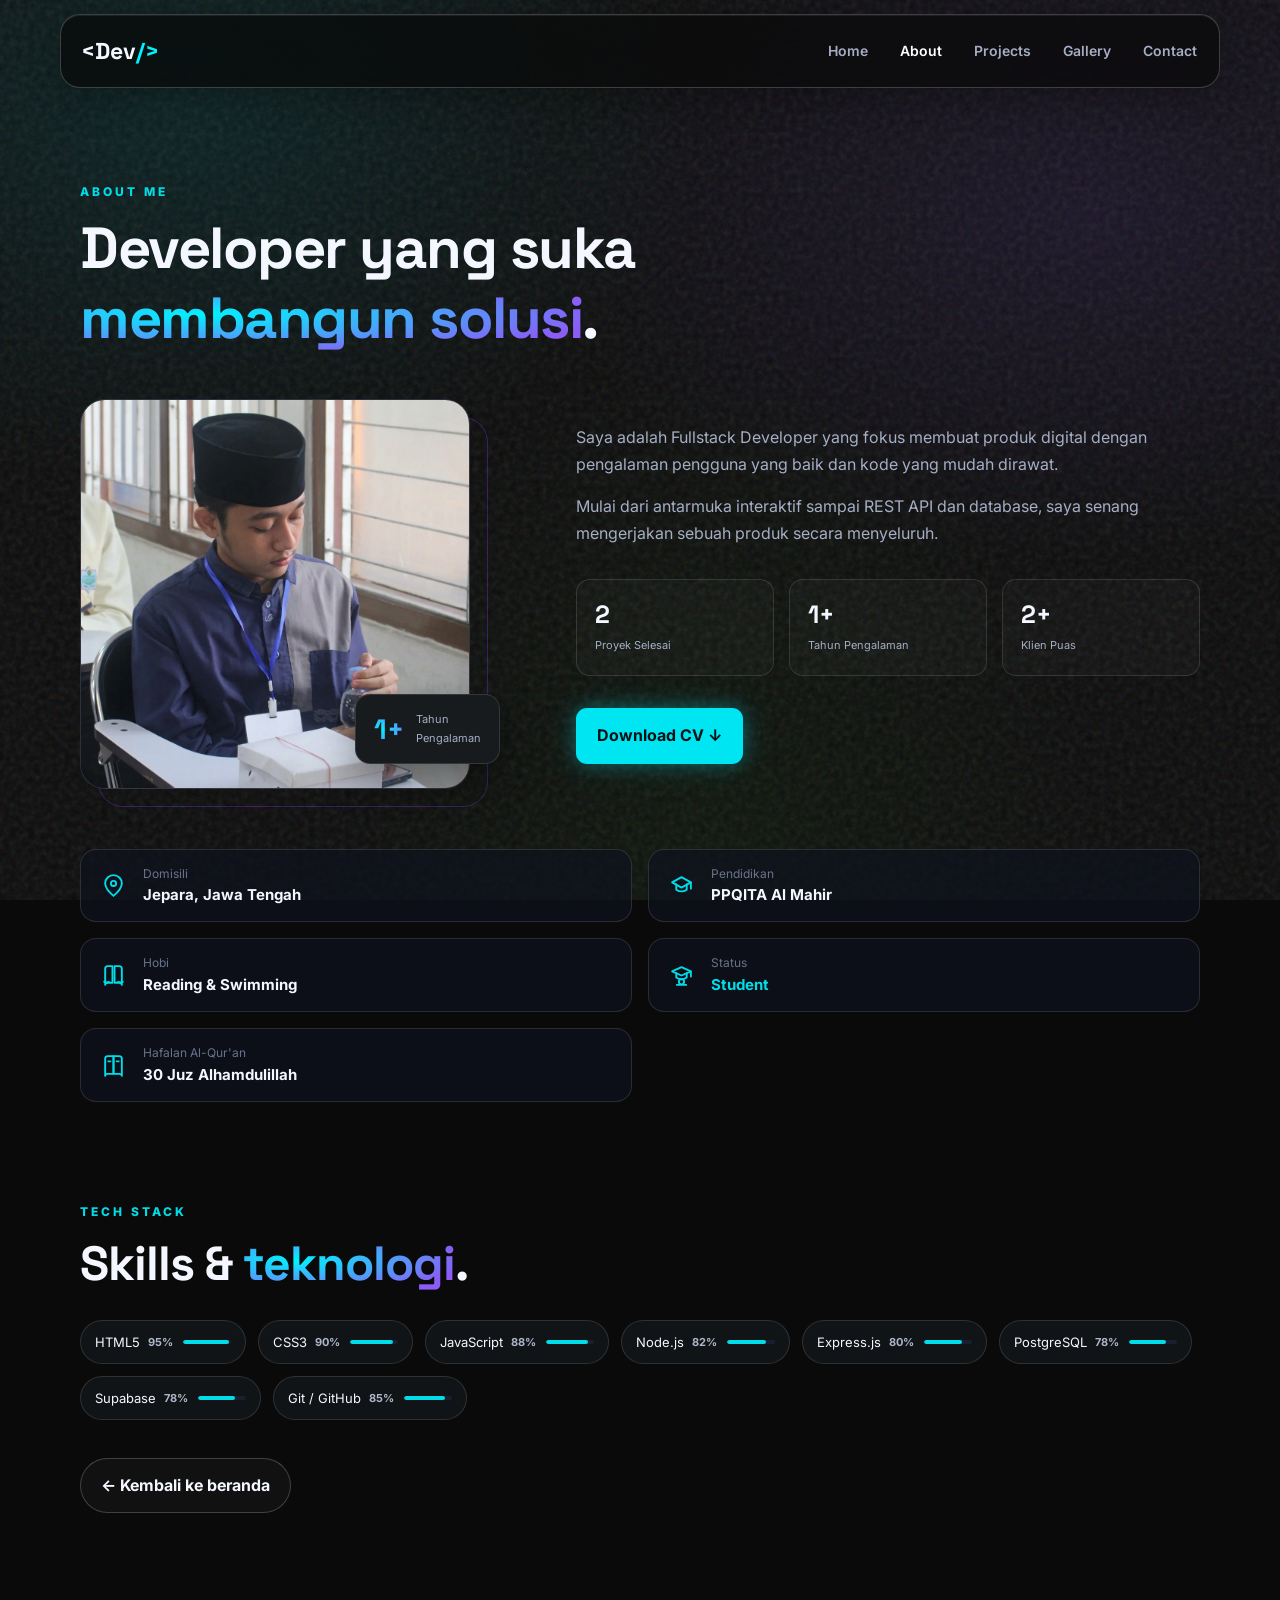
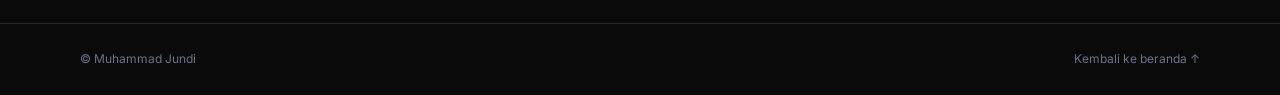
<file: about.html>
<!DOCTYPE html>
<html lang="id">
<head>
  <meta charset="UTF-8">
  <meta name="viewport" content="width=device-width, initial-scale=1.0">
  <meta name="description" content="Tentang Muhammad Jundi Al-Aqsha, Fullstack Developer.">
  <meta name="author" content="Muhammad Jundi Al-Aqsha">
  <meta name="robots" content="index, follow">
  <title>About | Muhammad Jundi Al-Aqsha</title>
  <link rel="canonical" href="https://junanaksholeh.my.id/about">
  <link rel="icon" type="image/png" sizes="32x32" href="/favicon-32x32.png">
  <link rel="preconnect" href="https://fonts.googleapis.com">
  <link rel="preconnect" href="https://fonts.gstatic.com" crossorigin>
  <link href="https://fonts.googleapis.com/css2?family=Inter:wght@400;500;600;700;800&family=Poppins:wght@600;700;800&family=Space+Grotesk:wght@500;600;700&display=swap" rel="stylesheet">
  <link rel="stylesheet" href="./css/style.css">
  <link rel="stylesheet" href="./css/responsive.css">
</head>
<body>
  <header class="navbar scrolled">
    <div class="container nav-inner">
      <a class="logo" href="./index.html">&lt;Dev<span>/&gt;</span></a>
      <button class="menu-toggle" id="menu-toggle" type="button" aria-label="Buka menu" aria-expanded="false" aria-controls="nav-menu"><span></span><span></span><span></span></button>
      <nav class="nav-menu" id="nav-menu" aria-label="Navigasi utama">
        <a href="./index.html"><svg class="nav-icon" viewBox="0 0 24 24" aria-hidden="true" focusable="false"><path d="m3 10 9-7 9 7v10a1 1 0 0 1-1 1h-5v-6H9v6H4a1 1 0 0 1-1-1z"/></svg><span>Home</span></a>
        <a href="./about.html" aria-current="page"><svg class="nav-icon" viewBox="0 0 24 24" aria-hidden="true" focusable="false"><circle cx="12" cy="8" r="4"/><path d="M4 21a8 8 0 0 1 16 0"/></svg><span>About</span></a>
        <a href="./project.html"><svg class="nav-icon" viewBox="0 0 24 24" aria-hidden="true" focusable="false"><rect x="3" y="7" width="18" height="14" rx="2"/><path d="M8 7V5a2 2 0 0 1 2-2h4a2 2 0 0 1 2 2v2M3 12h18m-11 0v2h4v-2"/></svg><span>Projects</span></a>
        <a href="./gallery.html"><svg class="nav-icon" viewBox="0 0 24 24" aria-hidden="true" focusable="false"><rect x="3" y="3" width="18" height="18" rx="3"/><circle cx="8.5" cy="8.5" r="1.5"/><path d="m21 15-5-5L5 21"/></svg><span>Gallery</span></a>
        <a href="./contact.html"><svg class="nav-icon" viewBox="0 0 24 24" aria-hidden="true" focusable="false"><rect x="3" y="5" width="18" height="14" rx="2"/><path d="m3 7 9 6 9-6"/></svg><span>Contact</span></a>
      </nav>
    </div>
  </header>
  <main class="standalone-page">
    <section class="section" id="about">
      <div class="container">
        <div class="section-heading reveal">
          <p class="eyebrow">ABOUT ME</p>
          <h1 class="standalone-title">Developer yang suka <span>membangun solusi</span>.</h1>
        </div>
        <div class="about-grid">
          <div class="profile-wrap reveal">
            <div class="profile-gallery" data-profile-gallery>
              <div class="profile-photo" data-profile-viewport>
                <img class="is-active" data-profile-slide src="./assets/images/propil.jpeg" alt="Foto profil Muhammad Jundi" draggable="false">
              </div>
              <div class="profile-gallery-controls" data-profile-controls hidden>
                <button type="button" data-profile-prev aria-label="Foto sebelumnya">‹</button>
                <div class="profile-gallery-dots" data-profile-dots aria-label="Pilih foto"></div>
                <button type="button" data-profile-next aria-label="Foto berikutnya">›</button>
              </div>
            </div>
            <div class="experience-badge"><strong id="experience-years">1+</strong><span>Tahun<br>Pengalaman</span></div>
          </div>
          <div class="about-copy reveal">
            <p>Saya adalah Fullstack Developer yang fokus membuat produk digital dengan pengalaman pengguna yang baik dan kode yang mudah dirawat.</p>
            <p>Mulai dari antarmuka interaktif sampai REST API dan database, saya senang mengerjakan sebuah produk secara menyeluruh.</p>
            <div class="about-stats">
              <div><strong id="stat-projects">2</strong><span>Proyek Selesai</span></div>
              <div><strong id="stat-experience">1+</strong><span>Tahun Pengalaman</span></div>
              <div><strong id="stat-clients">2+</strong><span>Klien Puas</span></div>
            </div>
            <a class="btn btn-primary" href="./assets/cv.pdf" download>Download CV ↓</a>
          </div>
        </div>
        <div class="about-info-grid reveal">
          <div class="about-info-item"><span class="about-info-icon" aria-hidden="true"><svg viewBox="0 0 24 24"><path d="M20 10c0 5-8 12-8 12S4 15 4 10a8 8 0 1 1 16 0Z"></path><circle cx="12" cy="10" r="2.5"></circle></svg></span><div><span class="about-info-label">Domisili</span><strong>Jepara, Jawa Tengah</strong></div></div>
          <div class="about-info-item"><span class="about-info-icon" aria-hidden="true"><svg viewBox="0 0 24 24"><path d="m3 9 9-5 9 5-9 5-9-5Z"></path><path d="M7 11v5c3 2 7 2 10 0v-5M21 9v6"></path></svg></span><div><span class="about-info-label">Pendidikan</span><strong>PPQITA Al Mahir</strong></div></div>
          <div class="about-info-item"><span class="about-info-icon" aria-hidden="true"><svg viewBox="0 0 24 24"><path d="M4 5.5A2.5 2.5 0 0 1 6.5 3H11v16H6.5A2.5 2.5 0 0 0 4 21V5.5Z"></path><path d="M20 5.5A2.5 2.5 0 0 0 17.5 3H13v16h4.5A2.5 2.5 0 0 1 20 21V5.5Z"></path><path d="M3 18c1.5 1 3 1 4.5 0M16.5 18c1.5 1 3 1 4.5 0"></path></svg></span><div><span class="about-info-label">Hobi</span><strong>Reading &amp; Swimming</strong></div></div>
          <div class="about-info-item"><span class="about-info-icon" aria-hidden="true"><svg viewBox="0 0 24 24"><path d="m3 8 9-4 9 4-9 4-9-4Z"></path><path d="M7 10v4c3 2 7 2 10 0v-4M21 8v5"></path><circle cx="12" cy="18" r="2.5"></circle><path d="M7.5 21h9"></path></svg></span><div><span class="about-info-label">Status</span><strong class="about-info-status">Student</strong></div></div>
          <div class="about-info-item"><span class="about-info-icon" aria-hidden="true"><svg viewBox="0 0 24 24"><path d="M4 5.5A2.5 2.5 0 0 1 6.5 3H12v17H6.5A2.5 2.5 0 0 0 4 22V5.5Z"></path><path d="M20 5.5A2.5 2.5 0 0 0 17.5 3H12v17h5.5A2.5 2.5 0 0 1 20 22V5.5Z"></path><path d="M7 8h2M15 8h2"></path></svg></span><div><span class="about-info-label">Hafalan Al-Qur'an</span><strong>30 Juz Alhamdulillah</strong></div></div>
        </div>
        <div class="about-skills">
          <div class="section-heading skills-heading reveal"><p class="eyebrow">TECH STACK</p><h2>Skills &amp; <span>teknologi</span>.</h2></div>
          <div class="skills-grid reveal">
            <div class="skill-item"><div class="skill-label"><span>HTML5</span><b>95%</b></div><div class="progress"><span style="width:95%"></span></div></div>
            <div class="skill-item"><div class="skill-label"><span>CSS3</span><b>90%</b></div><div class="progress"><span style="width:90%"></span></div></div>
            <div class="skill-item"><div class="skill-label"><span>JavaScript</span><b>88%</b></div><div class="progress"><span style="width:88%"></span></div></div>
            <div class="skill-item"><div class="skill-label"><span>Node.js</span><b>82%</b></div><div class="progress"><span style="width:82%"></span></div></div>
            <div class="skill-item"><div class="skill-label"><span>Express.js</span><b>80%</b></div><div class="progress"><span style="width:80%"></span></div></div>
            <div class="skill-item"><div class="skill-label"><span>PostgreSQL</span><b>78%</b></div><div class="progress"><span style="width:78%"></span></div></div>
            <div class="skill-item"><div class="skill-label"><span>Supabase</span><b>78%</b></div><div class="progress"><span style="width:78%"></span></div></div>
            <div class="skill-item"><div class="skill-label"><span>Git / GitHub</span><b>85%</b></div><div class="progress"><span style="width:85%"></span></div></div>
          </div>
        </div>
        <p class="gallery-back"><a class="btn btn-secondary" href="./index.html">← Kembali ke beranda</a></p>
      </div>
    </section>
  </main>
  <footer class="footer"><div class="container footer-inner"><p>© <span id="year"></span> Muhammad Jundi</p><a href="./index.html">Kembali ke beranda ↑</a></div></footer>
  <script src="./js/main.js"></script>
  <script src="./js/animations.js"></script>
</body>
</html>
</file>
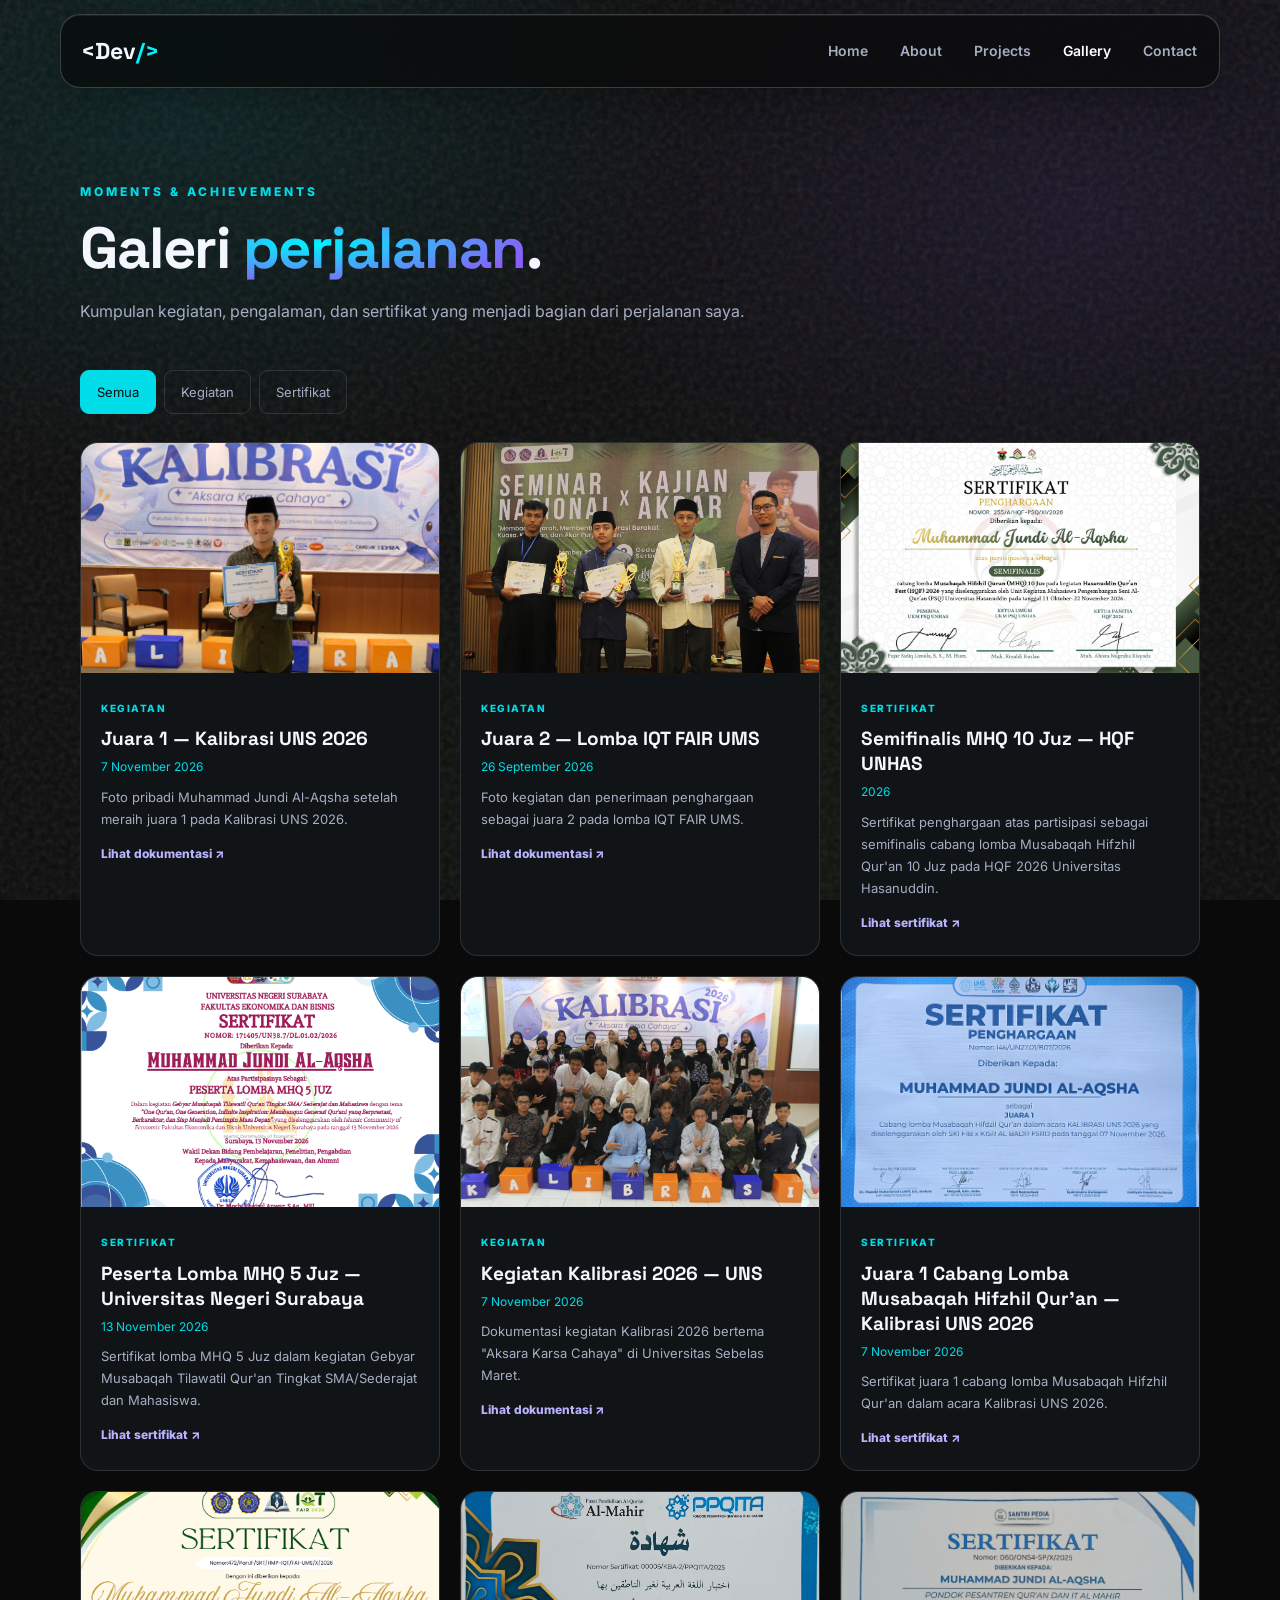
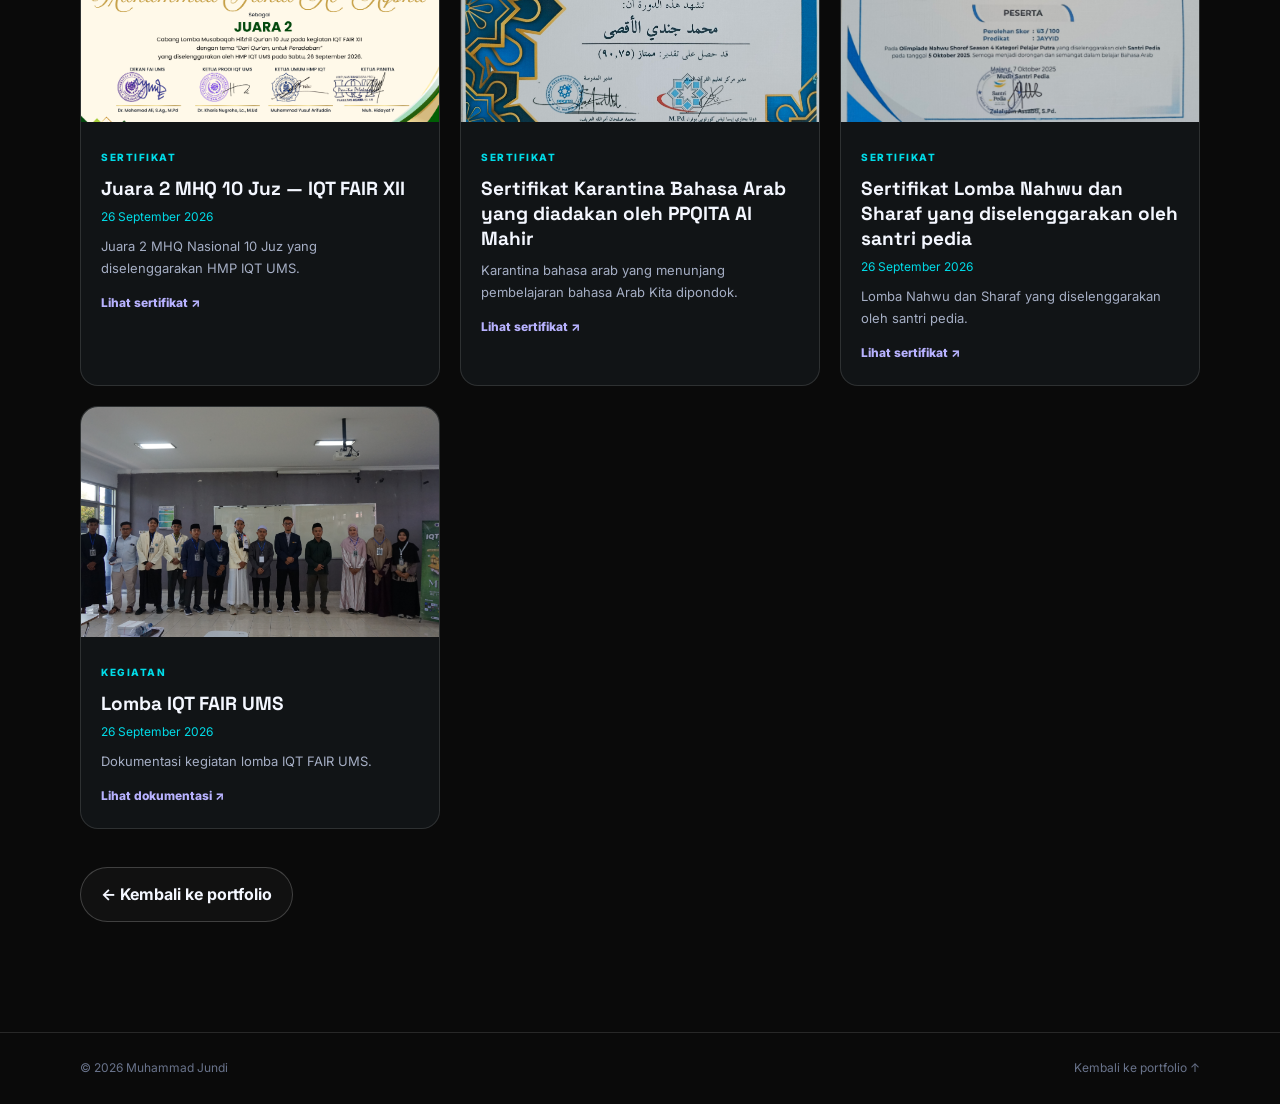
<file: gallery.html>
<!DOCTYPE html>
<html lang="id">
<head>
  <meta charset="UTF-8">
  <meta name="viewport" content="width=device-width, initial-scale=1.0">
  <meta name="description" content="Galeri kegiatan dan sertifikat Muhammad Jundi Al-Aqsha.">
  <meta name="author" content="Muhammad Jundi Al-Aqsha">
  <meta name="robots" content="index, follow">
  <meta property="og:title" content="Galeri | Muhammad Jundi Al-Aqsha">
  <meta property="og:description" content="Dokumentasi kegiatan dan sertifikat Muhammad Jundi Al-Aqsha.">
  <title>Galeri | Muhammad Jundi Al-Aqsha</title>
  <link rel="canonical" href="https://junanaksholeh.my.id/gallery">
  <link rel="icon" type="image/png" sizes="32x32" href="/favicon-32x32.png">
  <link rel="preconnect" href="https://fonts.googleapis.com">
  <link rel="preconnect" href="https://fonts.gstatic.com" crossorigin>
  <link href="https://fonts.googleapis.com/css2?family=Inter:wght@400;500;600;700;800&family=Poppins:wght@600;700;800&family=Space+Grotesk:wght@500;600;700&display=swap" rel="stylesheet">
  <link rel="stylesheet" href="./css/style.css">
  <link rel="stylesheet" href="./css/responsive.css">
</head>
<body>
  <header class="navbar scrolled">
    <div class="container nav-inner">
      <a class="logo" href="./index.html">&lt;Dev<span>/&gt;</span></a>
      <button class="menu-toggle" id="menu-toggle" type="button" aria-label="Buka menu" aria-expanded="false" aria-controls="nav-menu"><span></span><span></span><span></span></button>
      <nav class="nav-menu" id="nav-menu" aria-label="Navigasi utama">
        <a href="./index.html#home"><svg class="nav-icon" viewBox="0 0 24 24" aria-hidden="true" focusable="false"><path d="m3 10 9-7 9 7v10a1 1 0 0 1-1 1h-5v-6H9v6H4a1 1 0 0 1-1-1z"/></svg><span>Home</span></a>
        <a href="./about.html"><svg class="nav-icon" viewBox="0 0 24 24" aria-hidden="true" focusable="false"><circle cx="12" cy="8" r="4"/><path d="M4 21a8 8 0 0 1 16 0"/></svg><span>About</span></a>
        <a href="./project.html"><svg class="nav-icon" viewBox="0 0 24 24" aria-hidden="true" focusable="false"><rect x="3" y="7" width="18" height="14" rx="2"/><path d="M8 7V5a2 2 0 0 1 2-2h4a2 2 0 0 1 2 2v2M3 12h18m-11 0v2h4v-2"/></svg><span>Projects</span></a>
        <a href="./gallery.html" aria-current="page"><svg class="nav-icon" viewBox="0 0 24 24" aria-hidden="true" focusable="false"><rect x="3" y="3" width="18" height="18" rx="3"/><circle cx="8.5" cy="8.5" r="1.5"/><path d="m21 15-5-5L5 21"/></svg><span>Gallery</span></a>
        <a href="./contact.html"><svg class="nav-icon" viewBox="0 0 24 24" aria-hidden="true" focusable="false"><rect x="3" y="5" width="18" height="14" rx="2"/><path d="m3 7 9 6 9-6"/></svg><span>Contact</span></a>
        <button class="theme-toggle" id="theme-toggle" type="button" aria-label="Ganti ke tema terang" aria-pressed="false" title="Ganti ke tema terang">
          <svg class="theme-icon theme-icon-light" viewBox="0 0 24 24" aria-hidden="true" focusable="false"><circle cx="12" cy="12" r="4"/><path d="M12 2v2m0 16v2M4.93 4.93l1.42 1.42m11.3 11.3 1.42 1.42M2 12h2m16 0h2M4.93 19.07l1.42-1.42m11.3-11.3 1.42-1.42"/></svg>
          <svg class="theme-icon theme-icon-dark" viewBox="0 0 24 24" aria-hidden="true" focusable="false"><path d="M20.9 13A9 9 0 0 1 11 3.1 9 9 0 1 0 20.9 13Z"/></svg>
          <span class="theme-toggle-label">Tema</span>
        </button>
      </nav>
    </div>
  </header>

  <main class="gallery-page">
    <section class="section">
      <div class="container">
        <div class="section-heading gallery-heading">
          <p class="eyebrow">MOMENTS &amp; ACHIEVEMENTS</p>
          <h1>Galeri <span>perjalanan</span>.</h1>
          <p>Kumpulan kegiatan, pengalaman, dan sertifikat yang menjadi bagian dari perjalanan saya.</p>
        </div>

        <div class="gallery-filters" role="group" aria-label="Filter galeri">
          <button class="filter-btn active" type="button" data-gallery-filter="all" aria-pressed="true">Semua</button>
          <button class="filter-btn" type="button" data-gallery-filter="activity" aria-pressed="false">Kegiatan</button>
          <button class="filter-btn" type="button" data-gallery-filter="certificate" aria-pressed="false">Sertifikat</button>
        </div>

        <div class="gallery-grid" id="gallery-grid" aria-live="polite"></div>
        <div class="gallery-empty" id="gallery-empty" role="status" hidden>
          <span class="gallery-empty-icon" aria-hidden="true">✦</span>
          <h2 id="gallery-empty-title">Galeri sedang disiapkan</h2>
          <p id="gallery-empty-description">Dokumentasi akan ditambahkan di sini. Silakan kembali lagi nanti.</p>
        </div>
        <p class="gallery-back"><a class="btn btn-secondary" href="./index.html">← Kembali ke portfolio</a></p>
      </div>
    </section>
  </main>

  <footer class="footer">
    <div class="container footer-inner">
      <p>© <span id="year"></span> Muhammad Jundi</p>
      <a href="./index.html#home">Kembali ke portfolio ↑</a>
    </div>
  </footer>
  <script src="./js/gallery.js"></script>
</body>
</html>
</file>
<file: css/style.css>
:root{
  --bg:#0a0a0a;--surface:#111416;--surface-2:#181b1e;--text:#f4f7ff;--muted:#a5aec4;
  --primary:#00f3ff;--secondary:#8b5cf6;--border:rgba(255,255,255,.12);
  --gradient:radial-gradient(ellipse at 30% 50%,#00f3ff 0%,#8b5cf6 100%);--radius:18px;--container:1120px;
}
*{box-sizing:border-box;margin:0;padding:0}html{scroll-behavior:smooth}body{font-family:Inter,Arial,sans-serif;background:var(--bg);color:var(--text);line-height:1.7;overflow-x:hidden}
a{text-decoration:none;color:inherit}button,input,textarea{font:inherit}button{cursor:pointer}.container{width:min(100% - 40px,var(--container));margin:auto}.section{padding:110px 0;position:relative}.section-alt{background:#0b0e18}
.navbar{position:fixed;top:0;left:0;width:100%;z-index:100;background:rgba(8,10,18,.72);backdrop-filter:blur(16px);border-bottom:1px solid transparent;transition:.3s}.navbar.scrolled{border-color:var(--border);background:rgba(8,10,18,.92)}
.nav-inner{height:72px;display:flex;align-items:center;gap:clamp(24px,4vw,44px)}.logo{flex:0 0 auto;font:800 23px Poppins}.logo span{color:#8b7cff}.nav-menu{display:flex;align-items:center;gap:clamp(18px,2.4vw,28px);margin-left:auto}.nav-menu a{display:inline-flex;align-items:center;min-height:44px;padding:0 2px;color:var(--muted);font-size:14px;font-weight:600;line-height:1;white-space:nowrap;transition:.25s}.nav-menu a:hover,.nav-menu a[aria-current="page"]{color:#fff}.theme-toggle{flex:0 0 auto;min-height:44px}.nav-admin{font-size:13px;padding:8px 14px;border:1px solid var(--border);border-radius:10px}.menu-toggle{display:none;background:none;border:0}.menu-toggle span{display:block;width:24px;height:2px;background:#fff;margin:5px}
.hero{min-height:100vh;display:flex;align-items:center;padding-top:120px;overflow:hidden}.hero-grid{display:grid;grid-template-columns:1.05fr .95fr;gap:70px;align-items:center}.eyebrow{font-size:12px;letter-spacing:3px;color:#8d86ff;font-weight:800;margin-bottom:12px}.hero h1{font:800 clamp(45px,7vw,82px)/1.05 Poppins;letter-spacing:-3px}.hero h2{font:700 clamp(24px,4vw,40px)/1.2 Poppins;margin:14px 0}.hero h2 span:first-child{background:var(--gradient);-webkit-background-clip:text;color:transparent}.cursor{color:#8b7cff;animation:blink .8s infinite}.hero-description{color:var(--muted);max-width:580px;font-size:17px}.hero-actions{display:flex;gap:12px;margin:30px 0 22px;flex-wrap:wrap}.btn{display:inline-flex;align-items:center;justify-content:center;gap:10px;padding:13px 20px;border-radius:11px;font-weight:700;border:1px solid transparent;transition:.3s}.btn-primary{background:var(--gradient);box-shadow:0 10px 30px rgba(79,70,229,.25)}.btn-primary:hover{transform:translateY(-3px);box-shadow:0 15px 35px rgba(124,58,237,.3)}.btn-secondary{border-color:var(--border);background:rgba(255,255,255,.03)}.btn-secondary:hover{background:rgba(255,255,255,.08)}.hero-socials{display:flex;gap:20px;color:#8f98ad;font-size:13px}.hero-socials a:hover{color:#fff}.code-card{background:rgba(17,20,33,.85);border:1px solid var(--border);border-radius:20px;box-shadow:0 30px 90px rgba(0,0,0,.45);transform:rotate(2deg);overflow:hidden}.code-top{height:42px;border-bottom:1px solid var(--border);display:flex;align-items:center;gap:7px;padding:0 16px}.code-top span{width:10px;height:10px;border-radius:50%;background:#60687c}.code-card pre{padding:30px;overflow:auto;color:#dce2f4;font:14px/2.1 "Courier New",monospace}.code-purple{color:#b18cff}.code-green{color:#8be9b5}.hero-bg-orb{position:absolute;width:450px;height:450px;border-radius:50%;filter:blur(100px);opacity:.18;pointer-events:none}.orb-one{background:#4f46e5;top:5%;left:-15%}.orb-two{background:#7c3aed;right:-15%;bottom:5%}.scroll-indicator{position:absolute;bottom:25px;left:50%;transform:translateX(-50%);font-size:12px;color:#6f7890}
.section-heading{max-width:750px;margin-bottom:45px}.section-heading h2{font:700 clamp(30px,5vw,48px)/1.2 Poppins;letter-spacing:-1px}.section-heading h2 span{background:var(--gradient);-webkit-background-clip:text;color:transparent}.section-heading>p:last-child{color:var(--muted);margin-top:14px}.heading-row{display:flex;align-items:end;justify-content:space-between;gap:25px;max-width:none}.filter-buttons{display:flex;gap:7px;flex-wrap:wrap}.filter-btn{background:transparent;border:1px solid var(--border);color:var(--muted);padding:9px 13px;border-radius:9px;font-size:12px}.filter-btn.active,.filter-btn:hover{background:var(--gradient);border-color:transparent;color:#fff}
.about-grid{display:grid;grid-template-columns:.8fr 1.2fr;gap:80px;align-items:center}.profile-wrap{position:relative;max-width:390px}.profile-photo{aspect-ratio:1/1;display:grid;place-items:center;border-radius:25px;background:linear-gradient(145deg,#171b2c,#0f1220);border:1px solid var(--border);font:700 25px Poppins;color:#5e6780;text-align:center;overflow:hidden}.profile-photo img{width:100%;height:100%;object-fit:cover;object-position:center 85%}.profile-wrap:after{content:"";position:absolute;inset:18px -18px -18px 18px;border:1px solid rgba(124,58,237,.35);border-radius:25px;z-index:-1}.experience-badge{position:absolute;right:-30px;bottom:25px;background:var(--surface-2);border:1px solid var(--border);padding:15px 18px;border-radius:15px;display:flex;align-items:center;gap:12px;box-shadow:0 15px 40px #0006}.experience-badge strong{font:800 28px Poppins;background:var(--gradient);-webkit-background-clip:text;color:transparent}.experience-badge span{font-size:11px;color:var(--muted)}.about-copy>p{color:var(--muted);margin-bottom:15px}.about-stats{display:grid;grid-template-columns:repeat(3,1fr);gap:15px;margin:32px 0}.about-stats div{padding:18px;border:1px solid var(--border);border-radius:14px;background:rgba(255,255,255,.025)}.about-stats strong{display:block;font:800 25px Poppins}.about-stats span{font-size:11px;color:var(--muted)}.about-info-grid{display:grid;grid-template-columns:repeat(2,1fr);gap:16px;margin-top:60px}.about-info-item{display:flex;align-items:center;gap:16px;padding:16px 18px;background:rgba(15,18,30,.72);border:1px solid var(--border);border-radius:16px}.about-info-icon{display:grid;place-items:center;flex:0 0 28px;color:#16c6e8}.about-info-icon svg{width:25px;height:25px;fill:none;stroke:currentColor;stroke-linecap:round;stroke-linejoin:round;stroke-width:1.8}.about-info-label{display:block;color:#68738b;font-size:12px;line-height:1.3;margin-bottom:4px}.about-info-item strong{display:block;font-size:15px;line-height:1.35}.about-info-status{color:#16c6e8}
.projects-grid{display:grid;grid-template-columns:repeat(3,1fr);gap:20px}.project-card{background:var(--surface);border:1px solid var(--border);border-radius:var(--radius);overflow:hidden;transition:.35s;animation:cardIn .45s both}.project-card:hover{transform:translateY(-8px) scale(1.01);box-shadow:0 25px 60px rgba(0,0,0,.35);border-color:rgba(124,58,237,.4)}.project-image{height:205px;width:100%;object-fit:cover;background:#171b2c}.project-body{padding:20px}.project-category{font-size:10px;text-transform:uppercase;letter-spacing:1.5px;color:#8d86ff;font-weight:800}.project-body h3{font:700 20px Poppins;margin:6px 0}.project-body p{color:var(--muted);font-size:13px;display:-webkit-box;-webkit-line-clamp:3;-webkit-box-orient:vertical;overflow:hidden}.tags{display:flex;flex-wrap:wrap;gap:6px;margin:15px 0}.tag{font-size:10px;padding:5px 8px;border-radius:6px;background:#1b2032;color:#b9c1d7}.detail-btn{color:#b8b2ff;font-size:12px;font-weight:800}
.about-skills{margin-top:100px}.skills-heading{margin-bottom:28px}.skills-grid{display:flex;flex-wrap:wrap;gap:12px}.skill-item{display:inline-flex;align-items:center;gap:10px;padding:10px 14px;background:var(--surface);border:1px solid var(--border);border-radius:999px;transition:.3s}.skill-item:hover{transform:translateY(-3px);border-color:rgba(124,58,237,.4);box-shadow:0 12px 25px rgba(0,0,0,.2)}.skill-label{display:flex;align-items:center;gap:8px;font-size:13px;white-space:nowrap}.skill-label b{color:#aeb6ca;font-size:11px}.progress{width:48px;height:4px;background:#1a1f30;border-radius:99px;overflow:hidden}.progress span{height:100%;display:block;background:var(--gradient);border-radius:99px}
.contact-grid{display:grid;grid-template-columns:.9fr 1.1fr;gap:80px}.contact-links{display:grid;grid-template-columns:1fr 1fr;gap:10px;margin-top:30px}.contact-links a{padding:13px;border:1px solid var(--border);border-radius:10px;color:#aeb6ca;font-size:13px}.contact-links a:hover{color:#fff;border-color:#6159e8}.contact-form{background:var(--surface);padding:28px;border:1px solid var(--border);border-radius:20px}.contact-form label{display:block;font-size:12px;color:#9da6bc;margin-bottom:15px}.contact-form input,.contact-form textarea{display:block;width:100%;margin-top:7px;background:#0b0e18;border:1px solid var(--border);border-radius:10px;padding:12px;color:#fff;outline:none;resize:vertical}.contact-form input:focus,.contact-form textarea:focus{border-color:#665ff0}.form-row{display:grid;grid-template-columns:1fr 1fr;gap:14px}
.footer{border-top:1px solid var(--border);padding:25px 0;color:#69738b;font-size:12px}.footer-inner{display:flex;justify-content:space-between}.footer a:hover{color:#fff}
.loading-box{display:flex;justify-content:center;align-items:center;gap:12px;color:var(--muted);padding:50px}.spinner{display:inline-block;width:22px;height:22px;border:3px solid #343a51;border-top-color:#8b7cff;border-radius:50%;animation:spin .7s linear infinite}.message-box{padding:20px;border-radius:12px;background:#25171b;color:#ff9da8}.hidden{display:none!important}.toast{position:fixed;right:20px;bottom:20px;z-index:300;background:#171c2b;border:1px solid var(--border);padding:13px 17px;border-radius:10px;transform:translateY(20px);opacity:0;pointer-events:none;transition:.3s;font-size:13px}.toast.show{transform:translateY(0);opacity:1}
.modal{position:fixed;inset:0;z-index:200;display:grid;place-items:center;padding:20px}.modal-backdrop{position:absolute;inset:0;background:#000b;backdrop-filter:blur(5px)}.modal-content{position:relative;z-index:1;width:min(850px,100%);max-height:90vh;overflow:auto;background:#111522;border:1px solid var(--border);border-radius:20px}.modal-close{position:absolute;right:15px;top:12px;background:#0008;color:#fff;border:0;border-radius:50%;width:35px;height:35px;font-size:25px;z-index:2}.modal-content img{width:100%;max-height:390px;object-fit:cover}.modal-inner{padding:25px}.modal-inner h2{font:700 30px Poppins}.modal-inner p{color:var(--muted);white-space:pre-line;margin:12px 0 20px}.modal-links{display:flex;gap:10px;flex-wrap:wrap}
.page-loader{position:fixed;inset:0;z-index:999;background:var(--bg);display:grid;place-items:center;transition:.4s}.page-loader.loaded{opacity:0;visibility:hidden}
.reveal{opacity:0;transform:translateY(25px);transition:.7s ease}.reveal.visible{opacity:1;transform:none}
.profile-gallery-controls{display:flex;align-items:center;justify-content:center;gap:14px;margin-top:14px}.profile-gallery-controls[hidden]{display:none}.profile-gallery-controls>button{width:34px;height:34px;border:1px solid var(--border);border-radius:50%;background:var(--surface-2);color:var(--text);font-size:22px;line-height:1}.profile-gallery-controls>button:hover{border-color:#8d86ff;color:#fff}.profile-gallery-dots{display:flex;align-items:center;gap:7px}.profile-gallery-dots button{width:7px;height:7px;padding:0;border:0;border-radius:50%;background:#68738b;transition:width .2s,background .2s}.profile-gallery-dots button[aria-current="true"]{width:20px;border-radius:5px;background:#8d86ff}.profile-photo{position:relative;cursor:grab;touch-action:pan-y}.profile-photo:active{cursor:grabbing}.profile-photo img{position:absolute;inset:0;opacity:0;transition:opacity .3s ease;pointer-events:none}.profile-photo img.is-active{opacity:1}
@keyframes spin{to{transform:rotate(360deg)}}@keyframes blink{50%{opacity:0}}@keyframes cardIn{from{opacity:0;transform:translateY(15px)}to{opacity:1;transform:none}}
.theme-toggle{display:inline-flex;align-items:center;justify-content:center;gap:7px;padding:8px 11px;border:1px solid var(--border);border-radius:10px;background:transparent;color:var(--muted);font-size:12px;font-weight:600;white-space:nowrap;transition:.25s}
.theme-toggle:hover{border-color:var(--primary);background:rgba(127,127,127,.08);color:var(--text)}
.theme-icon{display:block;width:17px;height:17px;fill:none;stroke:currentColor;stroke-width:1.8;stroke-linecap:round;stroke-linejoin:round}
.theme-icon-dark{display:none}
html[data-theme="light"]{
  color-scheme:light;
  --bg:#f4f6fb;--surface:#fff;--surface-2:#edf0f7;--text:#20263a;--muted:#59647a;
  --primary:#087f8c;--secondary:#7041c3;--border:rgba(30,41,59,.14);
  --gradient:radial-gradient(ellipse at 30% 50%,#087f8c 0%,#7041c3 100%);
}
html[data-theme="dark"]{color-scheme:dark}
body,.section-alt,.navbar,.project-card,.gallery-card,.skill-item,.contact-form,.code-card,.btn-secondary{transition:background-color .2s ease,color .2s ease,border-color .2s ease}
html[data-theme="light"] .section-alt{background:#eaf0f8}
html[data-theme="light"] .navbar{background:rgba(255,255,255,.92)}
html[data-theme="light"] .navbar.scrolled{background:rgba(255,255,255,.96)}
html[data-theme="light"] .nav-menu a:hover,
html[data-theme="light"] .nav-menu a[aria-current="page"]{color:#3e36a1}
html[data-theme="light"] .menu-toggle span{background:var(--text)}
html[data-theme="light"] .btn-secondary{background:rgba(30,40,70,.04)}
html[data-theme="light"] .btn-secondary:hover{background:rgba(30,40,70,.08)}
html[data-theme="light"] .hero-socials{color:var(--muted)}
html[data-theme="light"] .hero-socials a:hover,
html[data-theme="light"] .footer a:hover{color:var(--text)}
html[data-theme="light"] .code-card{background:rgba(255,255,255,.92)}
html[data-theme="light"] .code-card pre{color:#30364b}
html[data-theme="light"] .profile-photo{background:linear-gradient(145deg,#e9edf6,#fff);color:#59647a}
html[data-theme="light"] .experience-badge{box-shadow:0 15px 40px rgba(27,34,65,.14)}
html[data-theme="light"] .about-stats div{background:rgba(255,255,255,.72)}
html[data-theme="light"] .about-info-item{background:rgba(255,255,255,.82)}
html[data-theme="light"] .about-info-label{color:#59647a}
html[data-theme="light"] .about-info-icon,
html[data-theme="light"] .about-info-status{color:#08748a}
html[data-theme="light"] .project-image,
html[data-theme="light"] .gallery-image{background:#e9edf6}
html[data-theme="light"] .tag{background:#edf0f7;color:#3d465c}
html[data-theme="light"] .skill-label b,
html[data-theme="light"] .contact-links a{color:#46516a}
html[data-theme="light"] .progress{background:#dce2ed}
html[data-theme="light"] .contact-links a:hover{color:#3322a3;border-color:#5145cd}
html[data-theme="light"] .contact-form label{color:#46516a}
html[data-theme="light"] .contact-form input,
html[data-theme="light"] .contact-form textarea{background:#fff;color:var(--text);border-color:#cbd2e0}
html[data-theme="light"] .contact-form input::placeholder,
html[data-theme="light"] .contact-form textarea::placeholder{color:#737e92}
html[data-theme="light"] .footer{color:#59647a}
html[data-theme="light"] .toast{background:#fff;color:var(--text)}
html[data-theme="light"] .modal-content{background:#fff}
html[data-theme="light"] .modal-close{background:rgba(20,25,40,.72);color:#fff}
html[data-theme="light"] .profile-gallery-controls>button{color:var(--text)}
html[data-theme="light"] .profile-gallery-controls>button:hover{color:#4f46e5}
html[data-theme="light"] .eyebrow,
html[data-theme="light"] .project-category,
html[data-theme="light"] .gallery-date,
html[data-theme="light"] .gallery-empty-icon,
html[data-theme="light"] .logo span,
html[data-theme="light"] .cursor{color:#5145cd}
html[data-theme="light"] .detail-btn,
html[data-theme="light"] .gallery-card-link{color:#493da9}
html[data-theme="light"] .gallery-card-link:hover{color:#302679}
html[data-theme="light"] .scroll-indicator{color:#59647a}
html[data-theme="light"] .code-purple{color:#6335a6}
html[data-theme="light"] .code-green{color:#187344}
html[data-theme="light"] .gallery-empty{border-color:rgba(30,41,59,.24);background:rgba(255,255,255,.6)}
html[data-theme="light"] .message-box.error{background:#fff0f0;color:#a52e3a;border:1px solid #f0c5c8}
html[data-theme="light"] .welcome-popup__button:focus-visible,
html[data-theme="light"] .welcome-popup__close:focus-visible{outline-color:#5145cd}
html[data-theme="light"] .welcome-popup{background:rgba(30,38,57,.48)}
html[data-theme="light"] .welcome-popup__card{
  color:#20263a;
  background:radial-gradient(circle at top right,rgba(112,65,195,.1),transparent 45%),#fff;
  border-color:rgba(81,69,205,.18);
  box-shadow:0 25px 80px rgba(27,34,65,.2),0 0 35px rgba(112,65,195,.08);
}
html[data-theme="light"] .welcome-popup__close{color:#46516a;background:#edf0f7;border-color:#dce2ed}
html[data-theme="light"] .welcome-popup__close:hover{color:#3322a3;background:#e6e2fb}
html[data-theme="light"] .welcome-popup__eyebrow{color:#5145cd}
html[data-theme="light"] .welcome-popup__card h2{color:#20263a}
html[data-theme="light"] .welcome-popup__description{color:#46516a}
html[data-theme="light"] .welcome-popup__footer{color:#59647a}
html[data-theme="light"] .theme-icon-light{display:none}
html[data-theme="light"] .theme-icon-dark{display:block}
.gallery-page{min-height:calc(100vh - 74px);padding-top:72px}.gallery-heading{max-width:780px}.gallery-heading h1{font:700 clamp(36px,6vw,58px)/1.2 Poppins;letter-spacing:-1.5px}.gallery-heading h1 span{background:var(--gradient);-webkit-background-clip:text;color:transparent}.gallery-filters{display:flex;gap:8px;flex-wrap:wrap;margin:0 0 28px}.gallery-filters .filter-btn{font-size:13px;padding:10px 16px}.gallery-grid{display:grid;grid-template-columns:repeat(3,minmax(0,1fr));gap:20px}.gallery-card{overflow:hidden;background:var(--surface);border:1px solid var(--border);border-radius:var(--radius);animation:cardIn .4s both}.gallery-image{display:grid;width:100%;height:230px;object-fit:cover;background:#171b2c}.gallery-image-empty{place-items:center;color:#8d86ff;font-size:36px;background:linear-gradient(145deg,#171b2c,#0f1220)}.gallery-card-body{padding:20px}.gallery-card-body h2{font:700 19px Poppins;margin:6px 0}.gallery-date{color:#8d86ff;font-size:12px}.gallery-description{color:var(--muted);font-size:13px;margin-top:8px}.gallery-card-link{display:inline-block;color:#b8b2ff;font-size:12px;font-weight:800;margin-top:14px}.gallery-card-link:hover{color:#fff}.gallery-empty{max-width:600px;margin:50px auto;text-align:center;padding:40px 24px;border:1px dashed rgba(255,255,255,.16);border-radius:var(--radius);background:rgba(255,255,255,.02)}.gallery-empty[hidden]{display:none}.gallery-empty-icon{font-size:34px;color:#8d86ff}.gallery-empty h2{font:700 22px Poppins;margin:12px 0 6px}.gallery-empty p{color:var(--muted);font-size:14px}.gallery-back{margin-top:38px}
.standalone-page{min-height:calc(100vh - 74px);padding-top:72px}.standalone-title{font:700 clamp(36px,6vw,58px)/1.2 Poppins;letter-spacing:-1.5px}.standalone-title span{background:var(--gradient);-webkit-background-clip:text;color:transparent}

/* Vibrant Deep Space */
body{
  background-color:var(--bg);
  background-image:
    radial-gradient(ellipse at 14% 12%,rgba(0,243,255,.09),transparent 34%),
    radial-gradient(ellipse at 85% 24%,rgba(139,92,246,.11),transparent 36%),
    radial-gradient(ellipse at 55% 92%,rgba(57,255,20,.035),transparent 40%),
    url("data:image/svg+xml,%3Csvg viewBox='0 0 180 180' xmlns='http://www.w3.org/2000/svg'%3E%3Cfilter id='n'%3E%3CfeTurbulence type='fractalNoise' baseFrequency='.82' numOctaves='3' stitchTiles='stitch'/%3E%3C/filter%3E%3Crect width='100%25' height='100%25' filter='url(%23n)' opacity='.12'/%3E%3C/svg%3E");
  background-attachment:fixed;
}
.navbar{
  top:14px;
  left:50%;
  width:min(calc(100% - 40px),1160px);
  transform:translateX(-50%);
  border:1px solid rgba(255,255,255,.2);
  border-radius:20px;
  background:rgba(10,10,10,.62);
  box-shadow:0 10px 35px rgba(0,0,0,.24),inset 0 1px rgba(255,255,255,.08);
  -webkit-backdrop-filter:blur(24px) saturate(160%);
  backdrop-filter:blur(24px) saturate(160%);
}
.navbar.scrolled{border-color:rgba(255,255,255,.2);background:rgba(10,10,10,.76)}
.logo span,.cursor{color:#00f3ff}
.hero h1,.section-heading h2,.gallery-heading h1,.standalone-title,
.logo,.experience-badge strong,.about-stats strong,.project-body h3,
.modal-inner h2,.gallery-card-body h2,.gallery-empty h2{
  font-family:"Space Grotesk",Inter,Arial,sans-serif;
}
.hero h2 span:first-child,.section-heading h2 span,.gallery-heading h1 span,.standalone-title span{
  background:radial-gradient(ellipse at 25% 45%,#00f3ff 0%,#8b5cf6 75%);
  -webkit-background-clip:text;
  background-clip:text;
  color:transparent;
}
.eyebrow,.project-category,.gallery-date,.gallery-empty-icon{color:#00dce8}
.btn-primary,.welcome-popup__button{
  color:#061014;
  background:#00e5f2;
  box-shadow:0 0 18px rgba(0,243,255,.28),0 0 38px rgba(0,243,255,.13);
}
.btn-primary:hover,.welcome-popup__button:hover{
  color:#061014;
  background:#6af7ff;
  box-shadow:0 0 24px rgba(0,243,255,.48),0 0 50px rgba(0,243,255,.2);
}
.btn-secondary{border-color:rgba(255,255,255,.2);border-radius:999px}
.code-card{
  background:radial-gradient(ellipse at 15% 0%,rgba(0,243,255,.07),transparent 48%),rgba(12,15,17,.92);
  border-color:rgba(0,243,255,.28);
  box-shadow:0 30px 90px rgba(0,0,0,.5),0 0 28px rgba(0,243,255,.1),inset 0 1px rgba(255,255,255,.08);
}
.code-top span{background:#ff5f57}
.code-top span:nth-child(2){background:#febc2e}
.code-top span:nth-child(3){background:#28c840}
.code-purple{color:#b794ff}
.code-green{color:#67f7a8}
.about-info-icon,.about-info-status{color:#00dce8}
.filter-btn.active,.filter-btn:hover{background:#00dce8;border-color:#00dce8;color:#061014}
.progress span{background:#00dce8}
.theme-toggle{display:none!important}
html[data-theme="light"] .navbar{background:rgba(255,255,255,.72);border-color:rgba(30,41,59,.16)}
html[data-theme="light"] .navbar.scrolled{background:rgba(255,255,255,.84);border-color:rgba(30,41,59,.16)}
html[data-theme="light"] .btn-primary,html[data-theme="light"] .welcome-popup__button{color:#fff;background:#087f8c}
html[data-theme="light"] .code-card{background:rgba(255,255,255,.92);border-color:rgba(8,127,140,.28)}
html[data-theme="light"] .code-purple{color:#6335a6}
html[data-theme="light"] .code-green{color:#187344}
html[data-theme="light"] .eyebrow,html[data-theme="light"] .project-category,
html[data-theme="light"] .gallery-date,html[data-theme="light"] .gallery-empty-icon,
html[data-theme="light"] .logo span,html[data-theme="light"] .cursor{color:#087f8c}
html[data-theme="light"] .about-info-icon,html[data-theme="light"] .about-info-status{color:#087f8c}


/* ========================================
   WELCOME POPUP
   ======================================== */

.welcome-popup {
  position: fixed;
  inset: 0;
  z-index: 99999;

  display: flex;
  align-items: center;
  justify-content: center;

  padding: 20px;
  background: rgba(5, 5, 15, 0.78);
  backdrop-filter: blur(8px);
  -webkit-backdrop-filter: blur(8px);

  opacity: 0;
  visibility: hidden;
  pointer-events: none;

  transition:
    opacity 0.3s ease,
    visibility 0.3s ease;
}

.welcome-popup.is-visible {
  opacity: 1;
  visibility: visible;
  pointer-events: auto;
}

.welcome-popup__card {
  position: relative;
  width: 100%;
  max-width: 460px;
  padding: 42px 32px 30px;

  overflow: hidden;
  text-align: center;
  color: #f8fafc;

  background:
    radial-gradient(
      circle at top right,
      rgba(124, 58, 237, 0.22),
      transparent 45%
    ),
    #11111f;

  border: 1px solid rgba(167, 139, 250, 0.3);
  border-radius: 24px;

  box-shadow:
    0 25px 80px rgba(0, 0, 0, 0.45),
    0 0 35px rgba(124, 58, 237, 0.12);

  transform: translateY(24px) scale(0.96);
  transition: transform 0.35s ease;
}

.welcome-popup.is-visible .welcome-popup__card {
  transform: translateY(0) scale(1);
}

.welcome-popup__close {
  position: absolute;
  top: 14px;
  right: 16px;

  display: grid;
  place-items: center;

  width: 36px;
  height: 36px;
  padding: 0;

  color: #cbd5e1;
  background: rgba(255, 255, 255, 0.07);
  border: 1px solid rgba(255, 255, 255, 0.1);
  border-radius: 50%;

  font-size: 25px;
  line-height: 1;
  cursor: pointer;

  transition:
    color 0.2s ease,
    background 0.2s ease,
    transform 0.2s ease;
}

.welcome-popup__close:hover {
  color: #fff;
  background: rgba(124, 58, 237, 0.45);
  transform: rotate(90deg);
}

.welcome-popup__icon {
  display: grid;
  place-items: center;

  width: 76px;
  height: 76px;
  margin: 0 auto 22px;

  color: #fff;
  background: linear-gradient(135deg, #7c3aed, #4f46e5);
  border: 1px solid rgba(196, 181, 253, 0.5);
  border-radius: 22px;

  font-family: monospace;
  font-size: 25px;
  font-weight: 800;

  box-shadow: 0 10px 35px rgba(124, 58, 237, 0.3);
}

.welcome-popup__eyebrow {
  margin: 0 0 10px;
  color: #a78bfa;

  font-size: 11px;
  font-weight: 700;
  letter-spacing: 3px;
}

.welcome-popup__card h2 {
  margin: 0 0 16px;
  color: #fff;

  font-size: clamp(32px, 6vw, 42px);
  font-weight: 800;
  letter-spacing: -1px;
}

.welcome-popup__description {
  max-width: 350px;
  margin: 0 auto 28px;

  color: #cbd5e1;
  font-size: 15px;
  line-height: 1.8;
}

.welcome-popup__button {
  display: flex;
  align-items: center;
  justify-content: center;
  gap: 12px;

  width: 100%;
  min-height: 52px;
  padding: 14px 20px;

  color: #fff;
  background: linear-gradient(135deg, #7c3aed, #4f46e5);
  border: 0;
  border-radius: 12px;

  font: inherit;
  font-size: 14px;
  font-weight: 700;
  cursor: pointer;

  box-shadow: 0 8px 25px rgba(79, 70, 229, 0.25);
  transition:
    transform 0.2s ease,
    box-shadow 0.2s ease;
}

.welcome-popup__button:hover {
  transform: translateY(-2px);
  box-shadow: 0 12px 30px rgba(124, 58, 237, 0.35);
}

.welcome-popup__button:focus-visible,
.welcome-popup__close:focus-visible {
  outline: 2px solid #c4b5fd;
  outline-offset: 4px;
}

.welcome-popup__button span {
  font-size: 20px;
  transition: transform 0.2s ease;
}

.welcome-popup__button:hover span {
  transform: translateX(4px);
}

.welcome-popup__footer {
  margin: 22px 0 0;
  color: #64748b;
  font-size: 12px;
}

/* Tampilan HP */
@media (max-width: 480px) {
  .welcome-popup {
    padding: 16px;
  }

  .welcome-popup__card {
    padding: 38px 22px 26px;
    border-radius: 20px;
  }

  .welcome-popup__icon {
    width: 66px;
    height: 66px;
    margin-bottom: 18px;
  }

  .welcome-popup__description {
    font-size: 14px;
  }
}

/* Hormati pengaturan pengurangan animasi */
@media (prefers-reduced-motion: reduce) {
  .welcome-popup,
  .welcome-popup__card,
  .welcome-popup__close,
  .welcome-popup__button,
  .welcome-popup__button span {
    transition: none;
  }
}

.welcome-popup__card {
  color: var(--text);
  background:
    radial-gradient(circle at top right, rgba(0, 243, 255, 0.14), transparent 45%),
    radial-gradient(circle at bottom left, rgba(139, 92, 246, 0.12), transparent 42%),
    #111416;
  border-color: rgba(0, 243, 255, 0.3);
  box-shadow: 0 25px 80px rgba(0, 0, 0, 0.5), 0 0 35px rgba(0, 243, 255, 0.1);
}

.welcome-popup__close:hover {
  background: rgba(0, 243, 255, 0.2);
}

.welcome-popup__icon {
  color: #061014;
  background: radial-gradient(ellipse at 30% 50%, #00f3ff 0%, #8b5cf6 100%);
  border-color: rgba(0, 243, 255, 0.55);
  box-shadow: 0 10px 35px rgba(0, 243, 255, 0.2);
}

.welcome-popup__eyebrow {
  color: #00dce8;
}

.welcome-popup__card h2 {
  color: var(--text);
}

.welcome-popup__description {
  color: var(--muted);
}

.welcome-popup__button {
  color: #061014;
  background: #00e5f2;
  box-shadow: 0 8px 25px rgba(0, 243, 255, 0.2);
}

.welcome-popup__button:hover {
  background: #6af7ff;
  box-shadow: 0 12px 30px rgba(0, 243, 255, 0.32);
}

.welcome-popup__button:focus-visible,
.welcome-popup__close:focus-visible {
  outline-color: #00f3ff;
}

.welcome-popup__footer {
  color: var(--muted);
}

html[data-theme="light"] .welcome-popup__card {
  color: #20263a;
  background:
    radial-gradient(circle at top right, rgba(8, 127, 140, 0.12), transparent 45%),
    radial-gradient(circle at bottom left, rgba(112, 65, 195, 0.1), transparent 42%),
    #fff;
  border-color: rgba(8, 127, 140, 0.24);
  box-shadow: 0 25px 80px rgba(27, 34, 65, 0.2), 0 0 35px rgba(8, 127, 140, 0.08);
}

html[data-theme="light"] .welcome-popup__close:hover {
  color: #07545e;
  background: rgba(8, 127, 140, 0.14);
}

html[data-theme="light"] .welcome-popup__eyebrow {
  color: #087f8c;
}

html[data-theme="light"] .welcome-popup__card h2 {
  color: #20263a;
}

html[data-theme="light"] .welcome-popup__description,
html[data-theme="light"] .welcome-popup__footer {
  color: #46516a;
}
</file>
<file: css/responsive.css>
.nav-icon{display:none}

@media(max-width:1024px){
  .hero-grid{gap:40px}
  .about-grid,.contact-grid{gap:45px}
  .projects-grid{grid-template-columns:repeat(2,1fr)}
  .gallery-grid{grid-template-columns:repeat(2,minmax(0,1fr))}
}

@media(max-width:768px){
  .container{width:min(100% - 28px,var(--container))}
  .section{padding:85px 0}
  .navbar{
    top:auto;
    bottom:calc(12px + env(safe-area-inset-bottom));
    left:50%;
    width:min(calc(100% - 24px),520px);
    transform:translateX(-50%);
    padding:4px 8px;
    background:rgba(16,18,26,.68);
    border:1px solid rgba(255,255,255,.2);
    border-radius:22px;
    box-shadow:0 12px 36px rgba(0,0,0,.38),inset 0 1px rgba(255,255,255,.12),0 0 24px rgba(139,92,246,.08);
    -webkit-backdrop-filter:blur(26px) saturate(180%);
    backdrop-filter:blur(26px) saturate(180%);
  }
  .navbar.scrolled{background:rgba(16,18,26,.76)}
  .nav-inner{width:100%;height:62px}
  .logo,.menu-toggle{display:none}
  .nav-menu{
    display:flex;
    align-items:stretch;
    justify-content:space-between;
    width:100%;
    gap:2px;
    margin:0;
  }
  .theme-toggle{
    flex:0 0 42px;
    width:42px;
    min-height:54px;
    padding:6px;
    border:0;
    border-radius:15px;
  }
  .theme-toggle-label{display:none}
  .theme-icon{width:19px;height:19px}
  .nav-menu a{
    display:flex;
    flex:1 1 0;
    flex-direction:column;
    align-items:center;
    justify-content:center;
    gap:3px;
    min-width:0;
    min-height:54px;
    padding:6px 2px;
    border-radius:15px;
    color:#a5a9b5;
    font-size:10px;
    line-height:1.1;
    white-space:nowrap;
  }
  .nav-icon{
    display:block;
    width:19px;
    height:19px;
    fill:none;
    stroke:currentColor;
    stroke-width:1.7;
    stroke-linecap:round;
    stroke-linejoin:round;
  }
  .nav-menu a:hover{color:#fff}
  .nav-menu a[aria-current="page"]{
    color:#fff;
    background:#6125f5;
    box-shadow:0 6px 18px rgba(97,37,245,.4),inset 0 1px rgba(255,255,255,.22);
  }
  main{padding-bottom:24px}
  .footer{padding-bottom:calc(30px + 82px + env(safe-area-inset-bottom))}
  .hero-grid,.about-grid,.contact-grid{grid-template-columns:1fr}
  .hero{padding-top:110px}
  .hero-visual{order:-1;max-width:600px}
  .hero h1{letter-spacing:-2px}
  .code-card{transform:none}
  .heading-row{align-items:start;flex-direction:column}
  .about-grid{gap:50px}
  .profile-wrap{margin:auto;width:min(100%,360px)}
  .about-info-grid{grid-template-columns:1fr;margin-top:45px}
  .skills-grid{display:flex;flex-wrap:wrap;gap:10px;align-items:stretch}
  .skill-item{width:auto;min-width:0;flex:0 1 auto;justify-content:initial;padding:11px 10px;gap:6px}
  .skill-label{min-width:0;gap:5px;font-size:12px}
  .skill-label span{overflow:hidden;text-overflow:ellipsis}
  .skill-label b{font-size:10px}
  .progress{flex:0 0 32px;width:32px}
  .contact-links{grid-template-columns:1fr 1fr}
  .form-row{grid-template-columns:1fr}
  .projects-grid{grid-template-columns:1fr}
  .gallery-grid{grid-template-columns:1fr}
  .experience-badge{right:-5px}
  .footer-inner{gap:15px;flex-direction:column}
}

@media(max-width:640px){
  .hero-actions .btn{width:100%}
  .hero-socials{gap:13px;flex-wrap:wrap}
  .section-heading h2{font-size:31px}
  .about-stats{grid-template-columns:1fr}
  .contact-links{grid-template-columns:1fr}
  .contact-form{padding:20px}
  .code-card pre{font-size:11px;padding:20px}
  .nav-inner{height:60px}
}

@media(max-width:380px){
  .skill-item{padding:12px 14px}
  .progress{flex-basis:48px;width:48px}
  .nav-menu a{font-size:9px}
  .nav-icon{width:18px;height:18px}
}

@media(max-width:768px){
  html[data-theme="light"] .navbar,
  html[data-theme="light"] .navbar.scrolled{background:rgba(255,255,255,.78);border-color:rgba(30,41,59,.16)}
  html[data-theme="light"] .nav-menu a{color:#626b7e}
  html[data-theme="light"] .nav-menu a:hover{color:#3322a3}
  html[data-theme="light"] .nav-menu a[aria-current="page"]{color:#fff;background:#6125f5}
  html[data-theme="light"] .theme-toggle{color:#626b7e}
}

@media(max-width:768px) and (prefers-reduced-motion:reduce){
  .navbar,.nav-menu a{transition:none}
}
</file>
